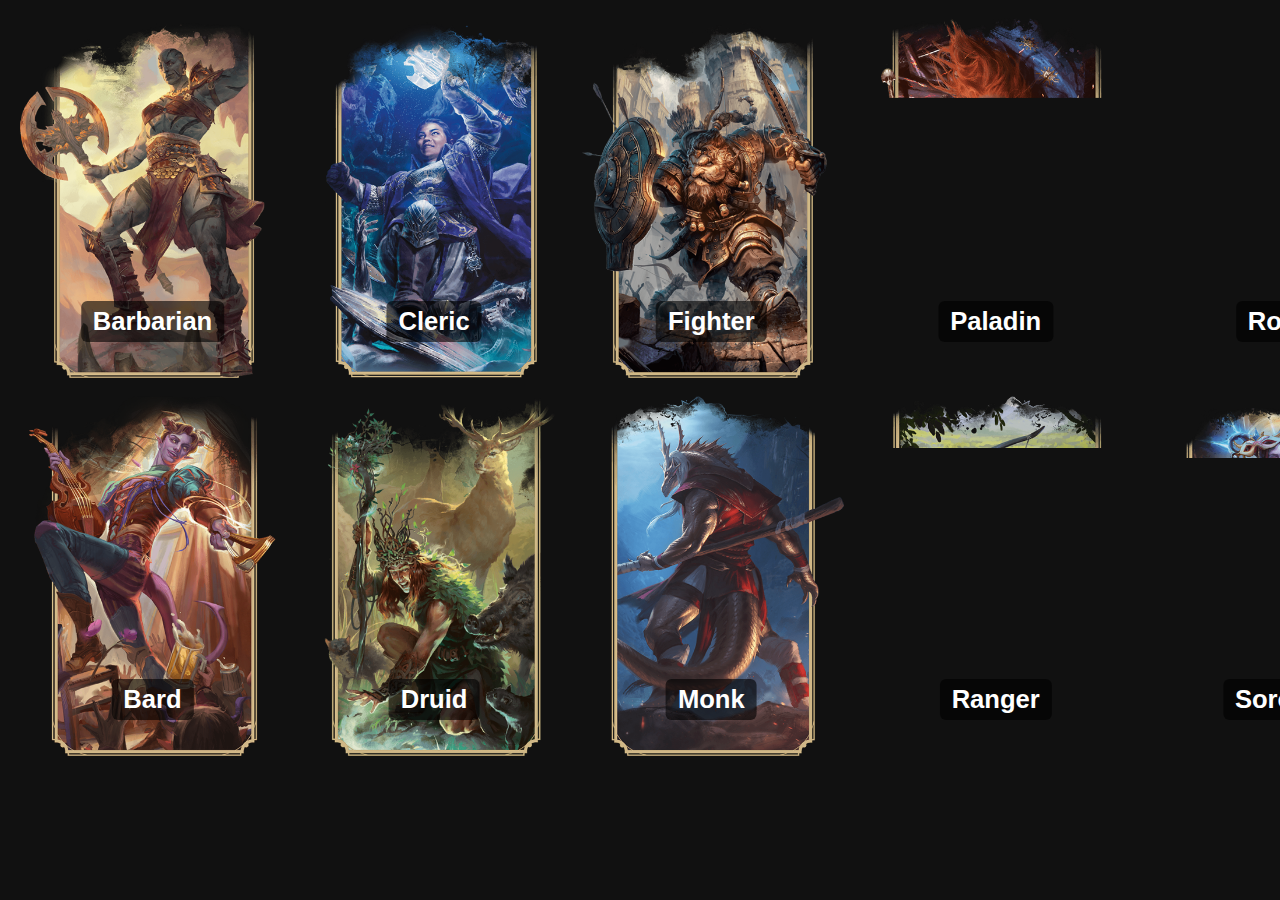
<file: index.html>
<!DOCTYPE html>
<html lang="en">
<head>
  <meta http-equiv="refresh" content="0; url=classes.html">
  <title>Redirecting...</title>
</head>
<body>
  <p>If you are not redirected, <a href="classes.html">click here</a>.</p>
</body>
</html>
</file>
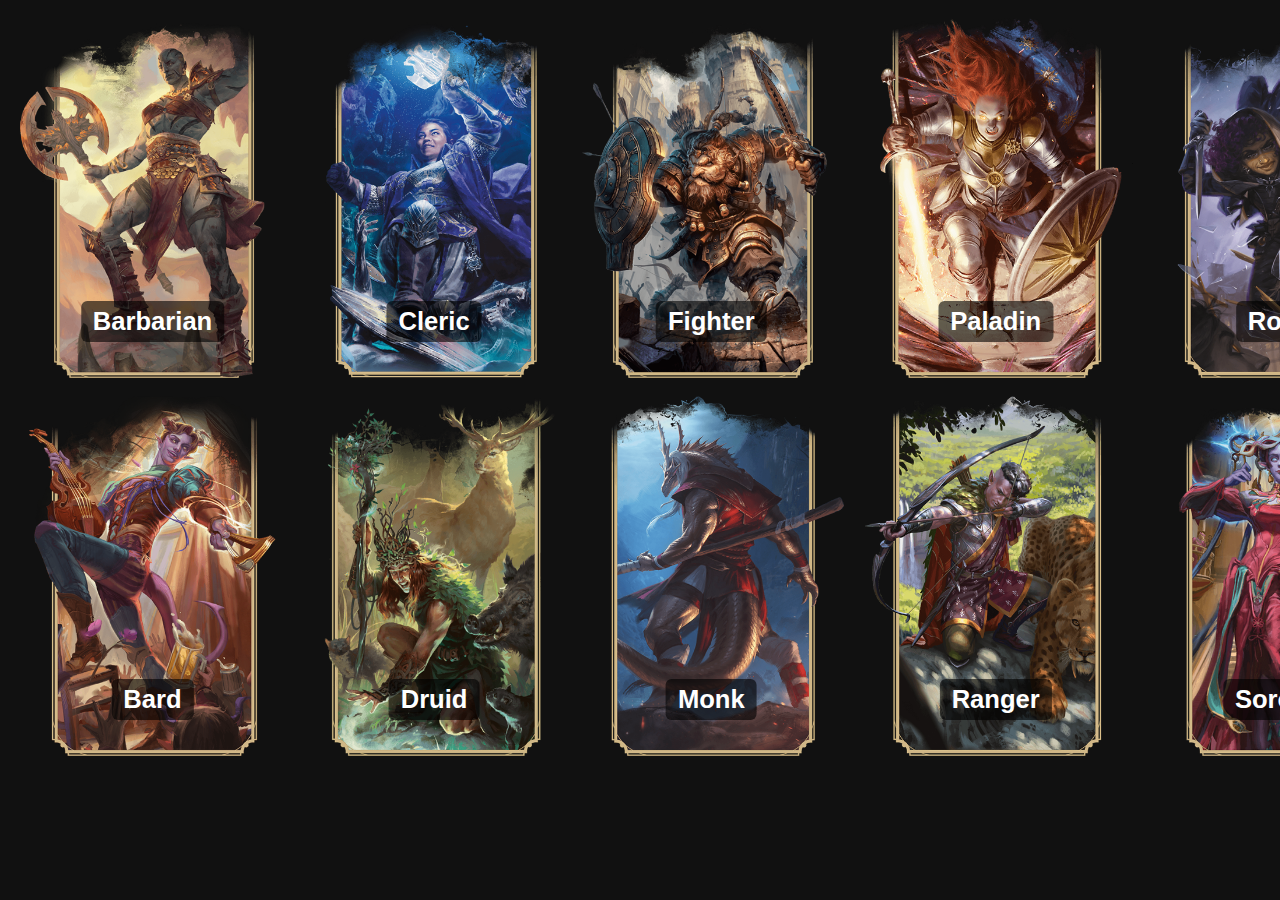
<file: classes.html>
<!DOCTYPE html>
<html lang="en">
<head>
<meta charset="UTF-8">
<meta name="viewport" content="width=device-width, initial-scale=1.0">
<title>Classes Gallery</title>
<style>
  html, body {
    margin: 0;
    padding: 0;
    background: #111;
    font-family: sans-serif;
  }

  .scroll-container {
    width: 100%;
    height: 100vh;
    overflow-x: auto;
    overflow-y: hidden;
  }

  .grid {
    display: grid;
    grid-auto-flow: column;
    grid-auto-columns: auto;
    grid-template-rows: repeat(2, auto); /* two rows of auto height */
    gap: 2vh 0.5vw; /* small spacing between rows/columns */
    padding: 2vh 1vw;
    box-sizing: border-box;
  }

.grid a {
  display: flex;
  justify-content: center; /* horizontal center */
  align-items: flex-end;   /* vertical bottom */
  position: relative;
  text-decoration: none;
  color: white;
  height: 100%;
}

  .grid img {
    max-height: 40vh; /* limit size so it fits two rows */
    width: auto;
    display: block;
    transition: transform 0.3s, filter 0.3s;
  }

  .grid a span {
    position: absolute;
    bottom: 10%;
    left: 50%;
    transform: translateX(-50%);
    padding: 6px 12px;
    background: rgba(0, 0, 0, 0.6);
    border-radius: 6px;
    font-weight: bold;
    font-size: 1.6em;
    z-index: 20;      /* ensure it's above the image */
    white-space: nowrap;
  }


  .grid img:hover {
    transform: scale(1.1);
    filter: brightness(1.5);
    z-index: 10;
  }
</style>
</head>
<body>
<div class="scroll-container">
  <div class="grid">
    <a href="classes/Barbarian.html"><img src="classes/images/Barbarian.png" alt="Barbarian"><span>Barbarian</span></a>
    <a href="classes/Bard.html"><img src="classes/images/Bard.png" alt="Bard"><span>Bard</span></a>
    <a href="classes/Cleric.html"><img src="classes/images/Cleric.png" alt="Cleric"><span>Cleric</span></a>
    <a href="classes/Druid.html"><img src="classes/images/Druid.png" alt="Druid"><span>Druid</span></a>
    <a href="classes/Fighter.html"><img src="classes/images/Fighter.png" alt="Fighter"><span>Fighter</span></a>
    <a href="classes/Monk.html"><img src="classes/images/Monk.png" alt="Monk"><span>Monk</span></a>
    <a href="classes/Paladin.html"><img src="classes/images/Paladin.png" alt="Paladin"><span>Paladin</span></a>
    <a href="classes/Ranger.html"><img src="classes/images/Ranger.png" alt="Ranger"><span>Ranger</span></a>
    <a href="classes/Rogue.html"><img src="classes/images/Rogue.png" alt="Rogue"><span>Rogue</span></a>
    <a href="classes/Sorcerer.html"><img src="classes/images/Sorcerer.png" alt="Sorcerer"><span>Sorcerer</span></a>
    <a href="classes/Warlock.html"><img src="classes/images/Warlock.png" alt="Warlock"><span>Warlock</span></a>
    <a href="classes/Wizard.html"><img src="classes/images/Wizard.png" alt="Wizard"><span>Wizard</span></a>
  </div>
</div>
</body>
</html>
</file>
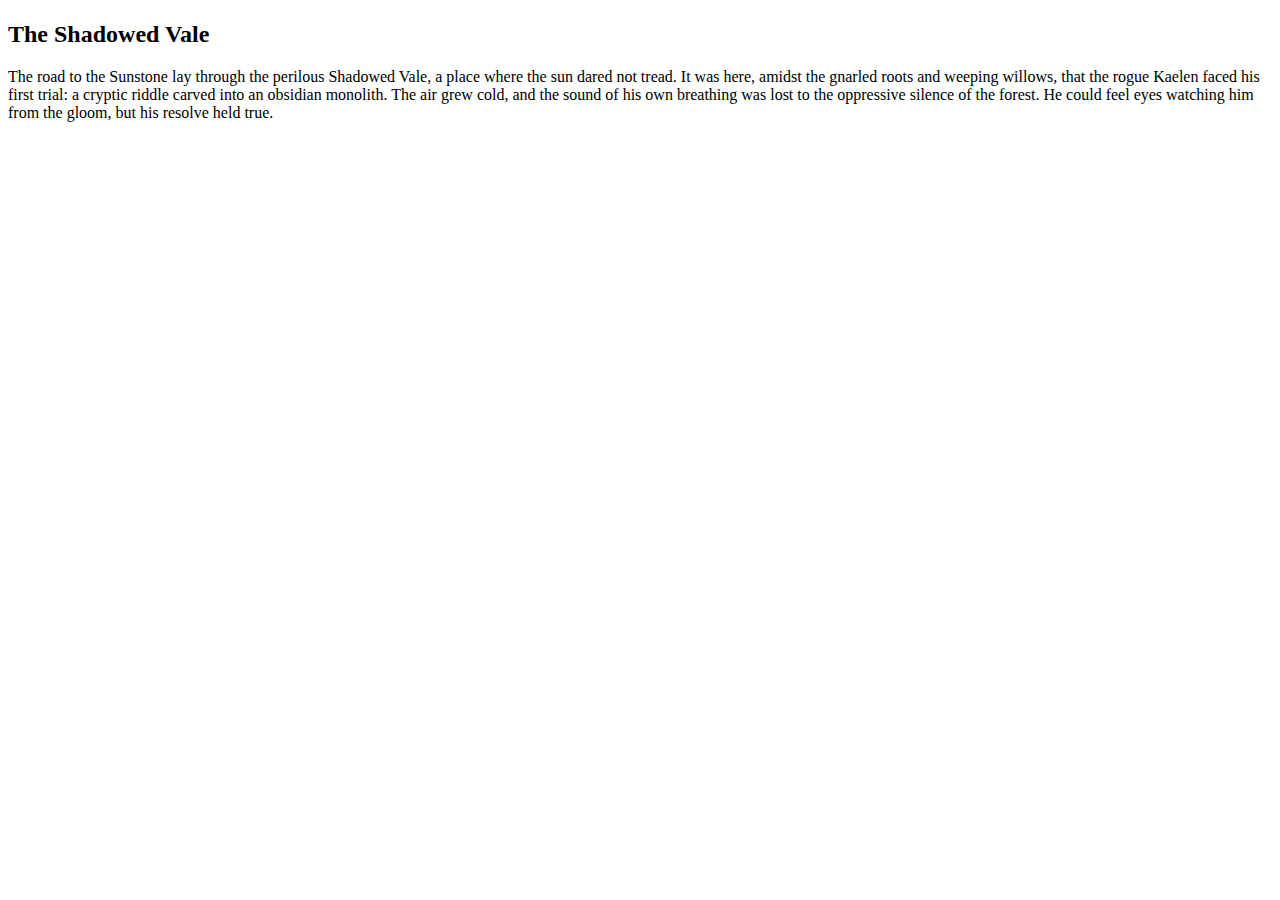
<file: classes/monk.html>
<!DOCTYPE html>
<html lang="en">
<head>
    <meta charset="UTF-8">
    <title>Monk</title>
</head>
<body>
    <!-- Optional: h1 that updates the main header -->
    <h1 data-en="Monk" data-es="Monje"></h1>
	<header>
		<p data-en="In a world shrouded by shadow, the whispers of the past are the only light." data-es="En un mundo envuelto en sombras, los susurros del pasado son la única luz." class="quote"></p>
	</header>
        <section class="content-section">
            <h2>The Shadowed Vale</h2>
            <p>
                The road to the Sunstone lay through the perilous Shadowed Vale, a place where the sun dared not tread. It was here, amidst the gnarled roots and weeping willows, that the rogue Kaelen faced his first trial: a cryptic riddle carved into an obsidian monolith. The air grew cold, and the sound of his own breathing was lost to the oppressive silence of the forest. He could feel eyes watching him from the gloom, but his resolve held true.
            </p>
        </section>
    <!-- Content with data-en / data-es attributes for language switching -->
    <p data-en="This is about monks." data-es="Esto es sobre monjes."></p>
    <p data-en="They live in peace and meditation." data-es="Viven en paz y meditación."></p>
    <p data-en="Monks follow strict routines and practices." data-es="Los monjes siguen rutinas y prácticas estrictas."></p>
    <footer>
</body>
</html>
</file>
